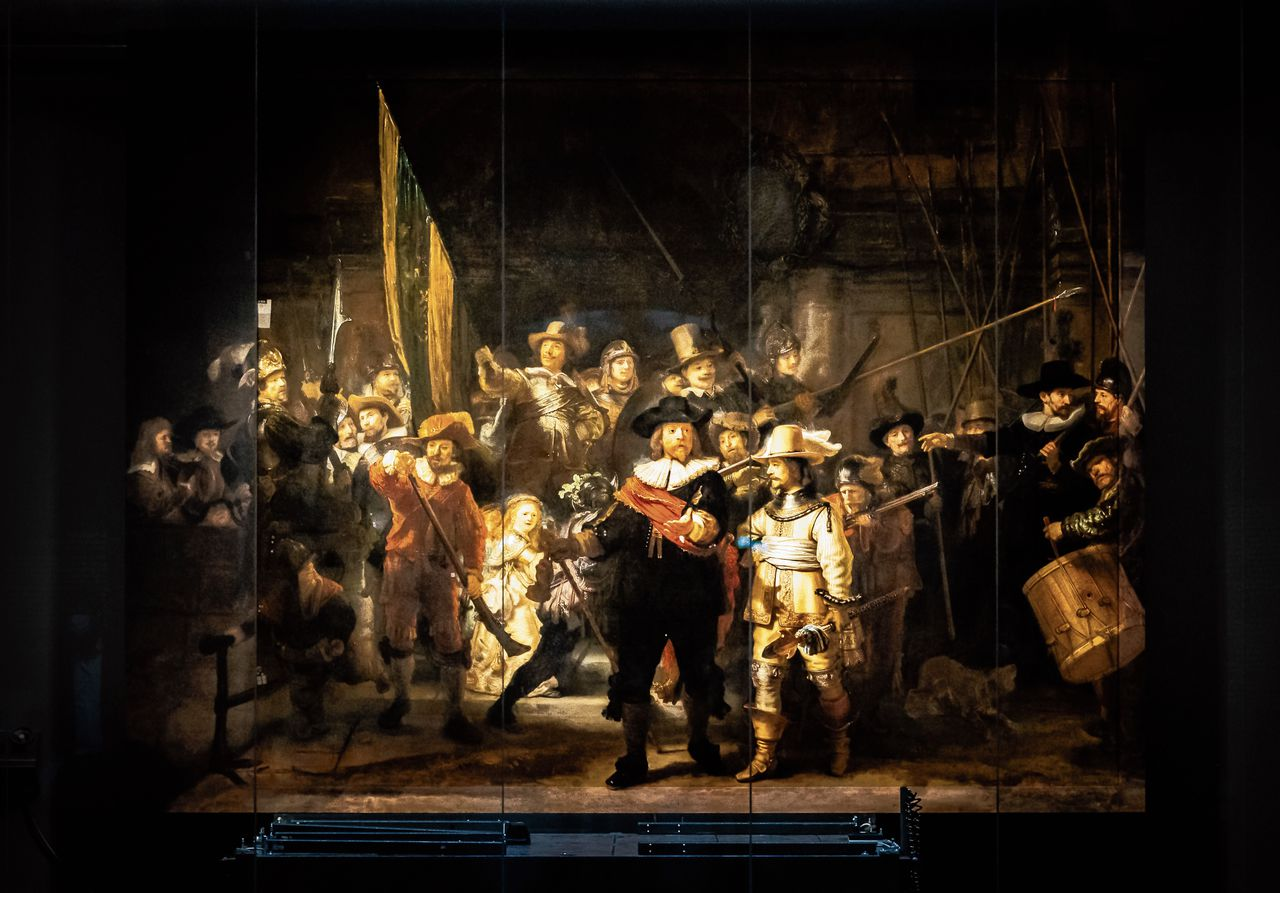
<file: index.html>
<!DOCTYPE html>
<html lang="en">
  <head>
    <meta charset="UTF-8" />
    <meta name="viewport" content="width=device-width, initial-scale=1.0" />
    <title>Hotspots</title>
    <link href="style.css" rel="stylesheet" />
  </head>
  <body>
    <img src="nachtwacht.jpg" alt="Nachtwacht" usemap="#myareas" id="nachtwacht" />

    <map name="myareas">
      <area shape="rect" coords="605, 395, 740, 795" alt="Meneertje1" href="meneertje1.html" />
      <area shape="rect" coords="370, 405, 480, 740" alt="Meneertje2" href="meneertje2.html" />
    </map>

    <div id="highlight"></div>
    <script src="script.js"></script>
  </body>
</html>
</file>
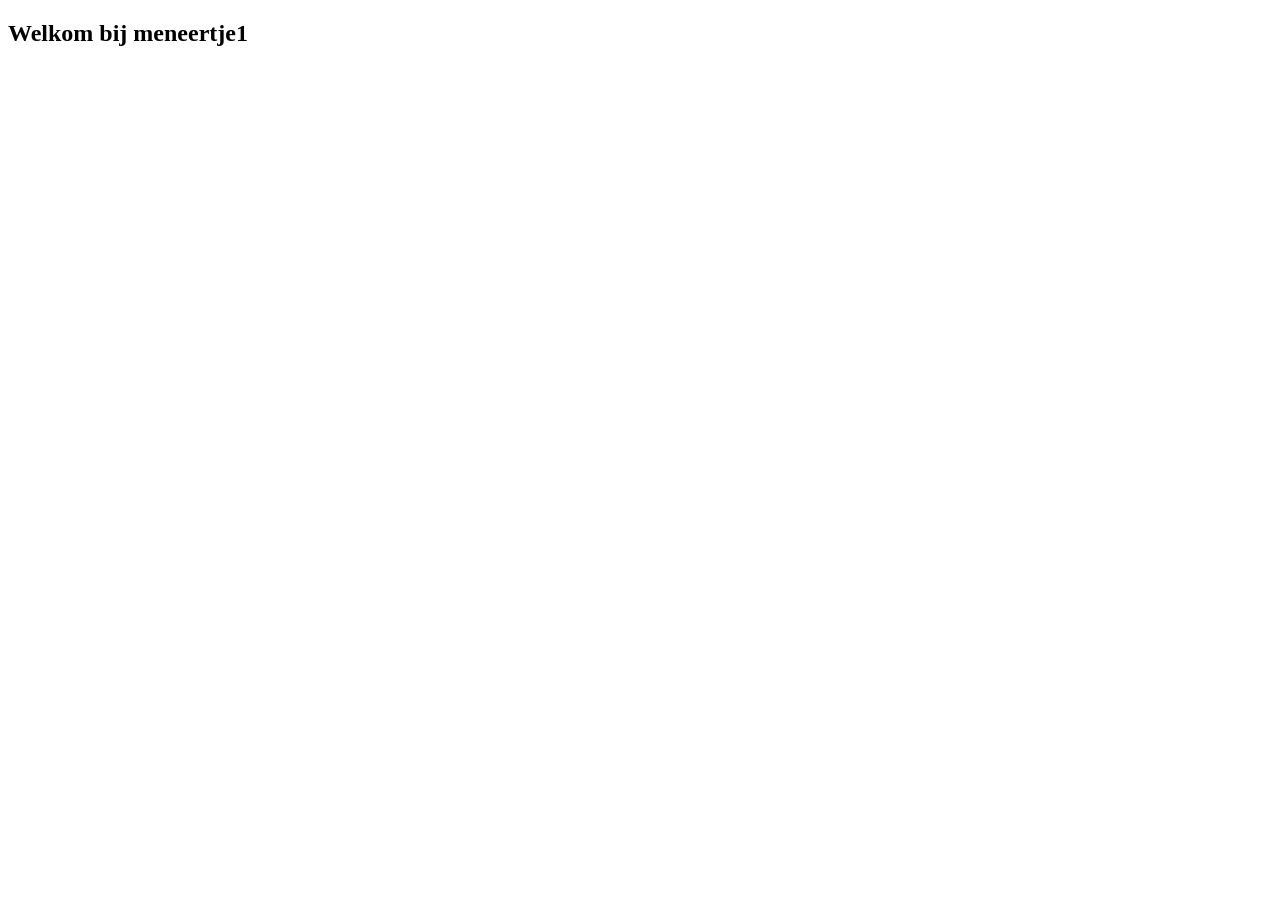
<file: meneertje1.html>
<!DOCTYPE html>
<html lang="en">
  <head>
    <meta charset="UTF-8" />
    <meta name="viewport" content="width=device-width, initial-scale=1.0" />
    <title>Meneertje1</title>
  </head>
  <body>
    <h2>Welkom bij meneertje1</h2>
  </body>
</html>
</file>
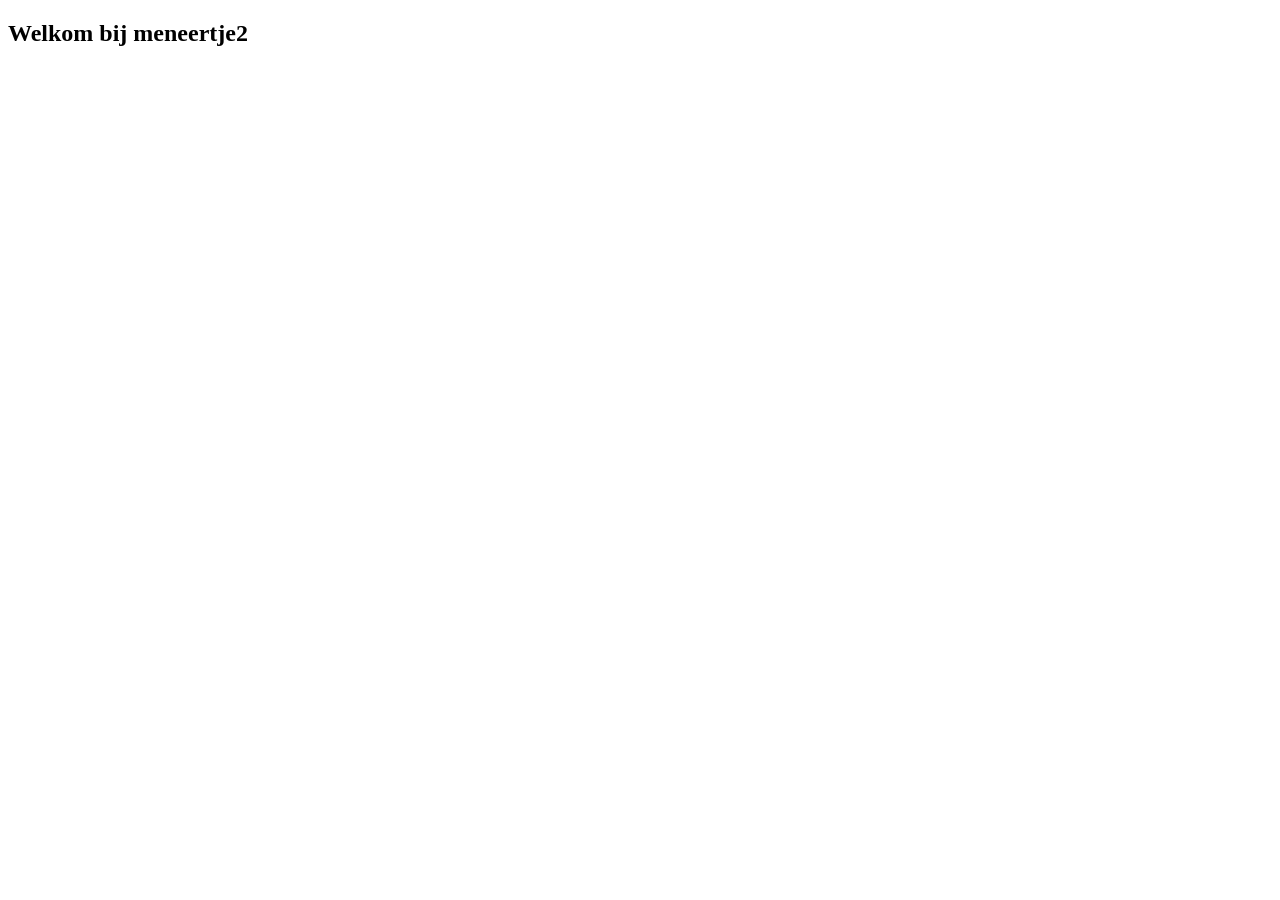
<file: meneertje2.html>
<!DOCTYPE html>
<html lang="en">
  <head>
    <meta charset="UTF-8" />
    <meta name="viewport" content="width=device-width, initial-scale=1.0" />
    <title>Meneertje2</title>
  </head>
  <body>
    <h2>Welkom bij meneertje2</h2>
  </body>
</html>
</file>
<file: style.css>
html,
body {
  margin: 0;
  padding: 0;
}

#nachtwacht {
  position: relative;
  display: block;
}

#highlight {
  position: absolute;
  top: 0;
  left: 0;
  pointer-events: none; /* important! */
  background: rgba(251, 0, 0, 0.4); /* 30% black for example */
  opacity: 0;
  transition: opacity 0.15s ease;
}
</file>
